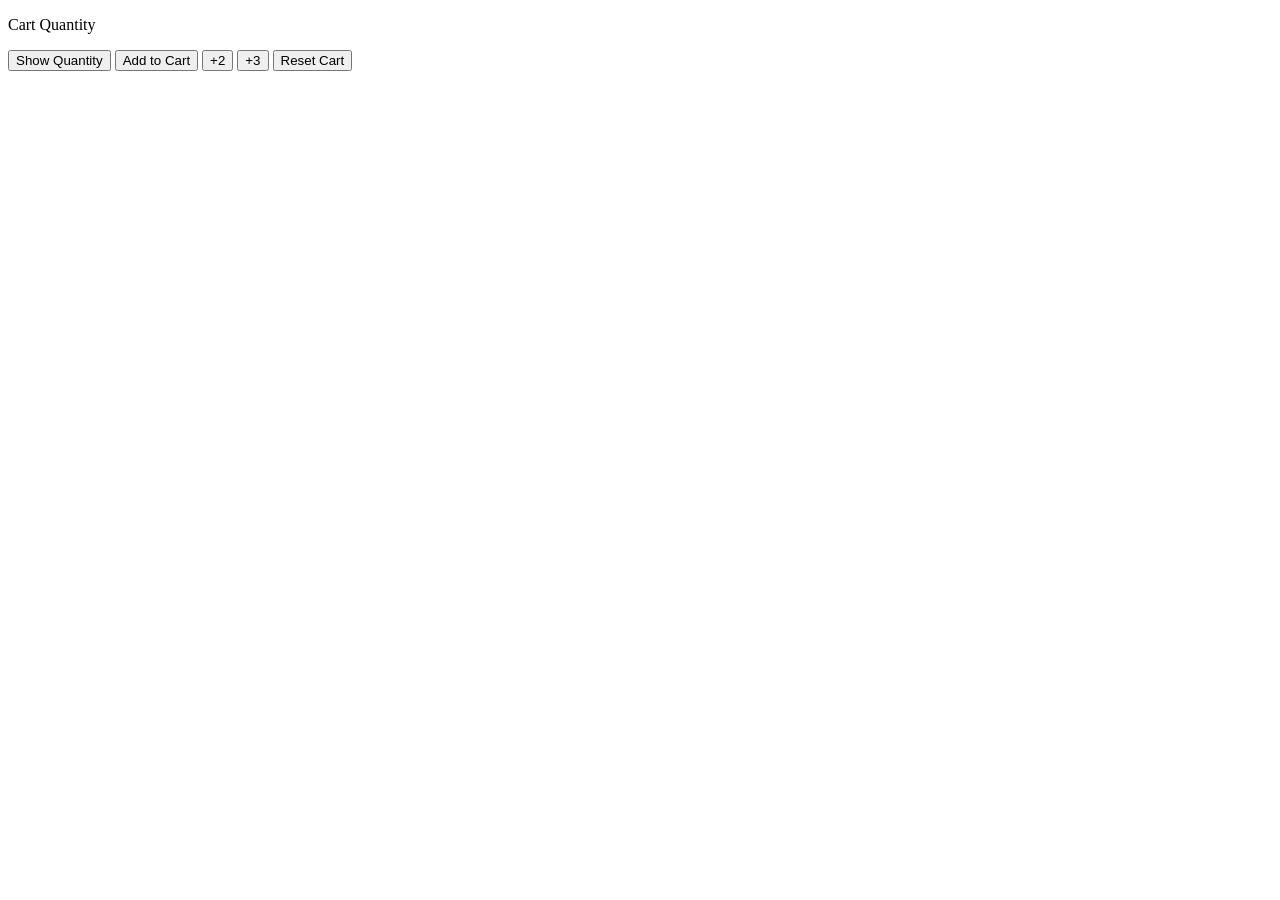
<file: Cart-Quantity/index.html>
<!DOCTYPE html>
<html lang="en">
<head>
    <meta charset="UTF-8">
    <meta name="viewport" content="width=device-width, initial-scale=1.0">
    <title>Document</title>
</head>
<body>
  <p>Cart Quantity </p>
  <button onclick="

  console.log(`Cart Quantity: ${cartQuantity}`);
  
  ">Show Quantity</button>

  <button onclick="
       cartQuantity += 1;
       console.log(`Cart Quantity: ${cartQuantity}`);

  ">Add to Cart</button>

  <button onclick="
  cartQuantity += 2;
  console.log(`Cart Quantity: ${cartQuantity}`);

  ">+2</button>

  <button onclick="
  cartQuantity += 3;
  console.log(`Cart Quantity: ${cartQuantity}`);
  ">+3</button>

  <button onclick="
   cartQuantity= 0;
   console.log('Cart is reset');
  console.log(`Cart Quantity: ${cartQuantity}`);

  ">Reset Cart</button>

    <script>
        let cartQuantity = 0;
    </script>
</body>
</html>
</file>
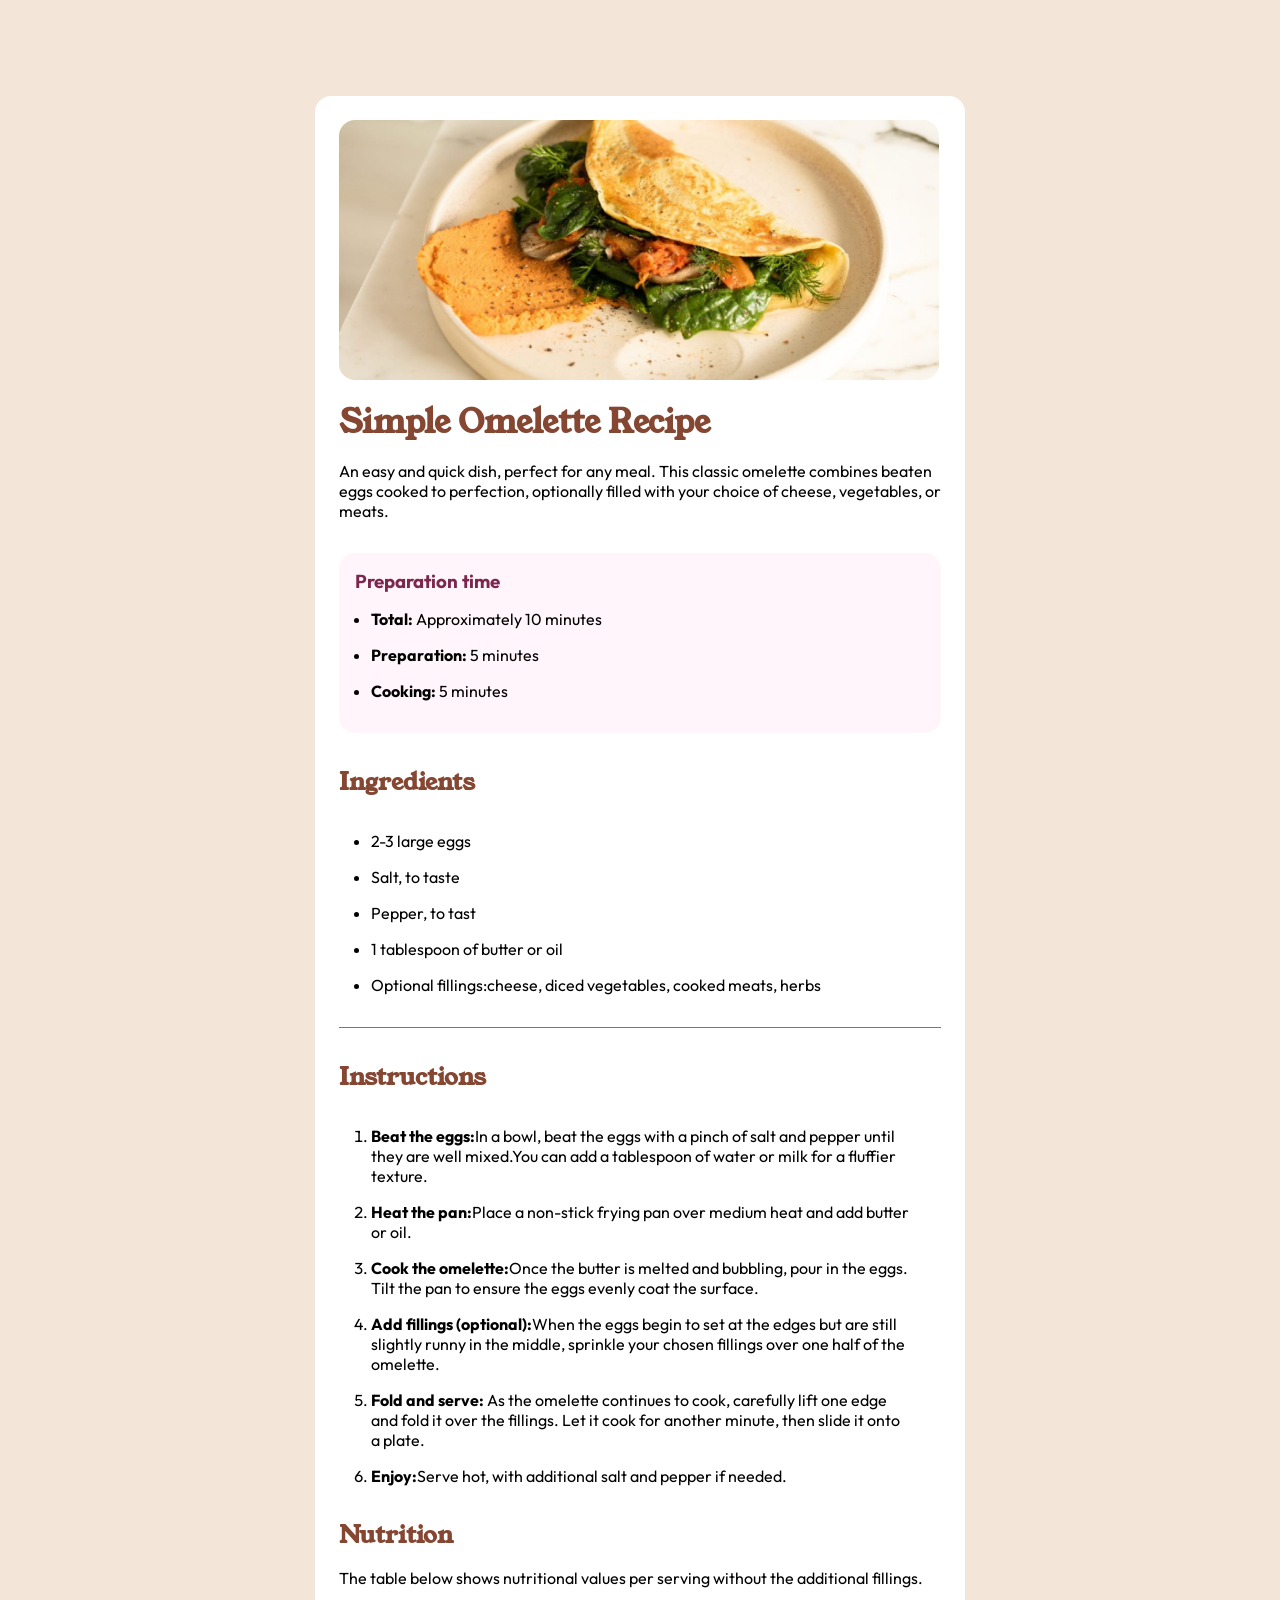
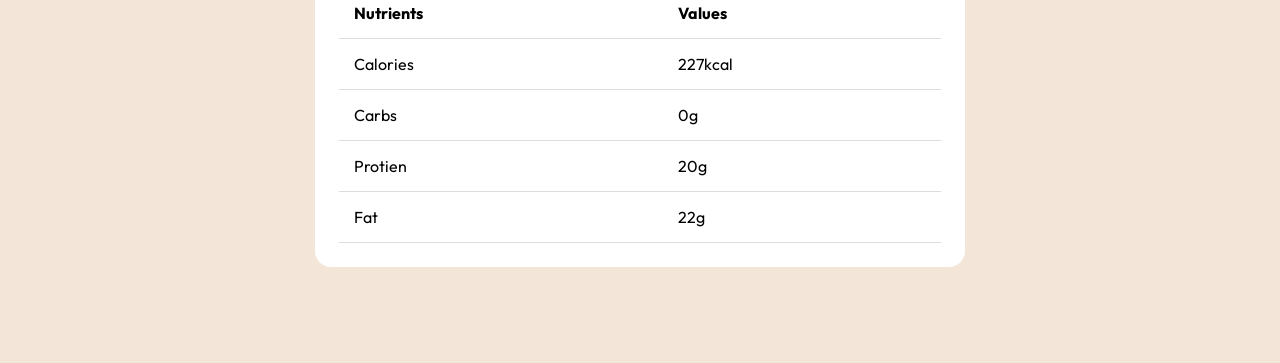
<file: food-recipe/index.html>
<!DOCTYPE html>
<html lang="en">
<head>
    <meta charset="UTF-8">
    <meta name="viewport" content="width=device-width, initial-scale=1.0">
    <title>Food Recipe</title>
    <link rel="stylesheet" href="index.css">
</head>
<body>
    <div class="container">
        <div class="recipe-content">
            <div class="image-section">
               <img src="image-omelette.jpeg" alt="omlette-image" class="recipe-image">
            </div>
            <div class="recipe-info">
                <h1 class="recipe-heading">Simple Omelette Recipe</h1>
                <div class="recipe-description">
                    An easy and quick dish, perfect for any meal. This classic omelette combines beaten eggs cooked to perfection, optionally filled with your choice of cheese, vegetables, or meats.
                </div>
            </div>
            <div class="preparation">
                <h3 class="time-heading">Preparation time</h3>
                <div class="time-list">
                    <ul class="lists">
                        <li>
                            <strong> Total:</strong> Approximately 10 minutes
                        </li>
                        <li>
                            <strong>Preparation:</strong> 5 minutes
                        </li>
                        <li>
                            <strong>Cooking:</strong> 5 minutes
                        </li>
                    </ul>
                </div>
            </div>
            <div class="ingredients">
                <h2 class="ingredients-heading">Ingredients</h2>
                <ul class="ingredients-info">
                    <li>2-3 large eggs</li>
                    <li>Salt, to taste</li>
                    <li>Pepper, to tast</li>
                    <li>1 tablespoon of butter or oil</li>
                    <li>Optional fillings:cheese, diced vegetables, cooked meats, herbs</li>
                </ul>
            </div>
            <div class="instruction">
                <h2 class="instruction-heading">Instructions</h2>
                <ol class="instruction-list">
                    <li>
                        <strong>Beat the eggs:</strong>In a bowl, beat the eggs with a pinch of salt and pepper until they are well mixed.You can add a tablespoon of water or milk for a fluffier texture.
                    </li>
                     <li>
                        <strong>Heat the pan:</strong>Place a non-stick frying pan over medium heat and add butter or oil.
                    </li>
                     <li>
                        <strong>Cook the omelette:</strong>Once the butter is melted and bubbling, pour in the eggs. Tilt the pan to ensure the eggs evenly coat the surface.
                    </li>
                     <li>
                        <strong>Add fillings (optional):</strong>When the eggs begin to set at the edges but are still slightly runny in the middle, sprinkle your chosen fillings over one half of the omelette.
                    </li>
                     <li>
                        <strong>Fold and serve: </strong>As the omelette continues to cook, carefully lift one edge and fold it over the fillings. Let it cook for another minute, then slide it onto a plate.
                    </li>
                     <li>
                        <strong>Enjoy:</strong>Serve hot, with additional salt and pepper if needed.
                    </li>
                </ol>
            </div>
            <div class="nutrition">
                <h2 class="nutrition-heading">Nutrition</h2>
                <p class="nutrition-para">The table below shows nutritional values per serving without the additional fillings.</p>
            </div>
            <table class="nutrition-table">
                <thead>
                    <tr>
                        <th>Nutrients</th>
                        <th>Values</th>
                    </tr>
                </thead>
                <tbody>
                    <tr>
                        <td>Calories</td>
                        <td>227kcal</td>
                    </tr>
                    <tr>
                        <td>Carbs</td>
                        <td>0g</td>
                    </tr>
                    <tr>
                        <td>Protien</td>
                        <td>20g</td>
                    </tr>
                    <tr>
                        <td>Fat</td>
                        <td>22g</td>
                    </tr>
                </tbody>
            
        </div>
    </div>
</body>
</html>
</file>
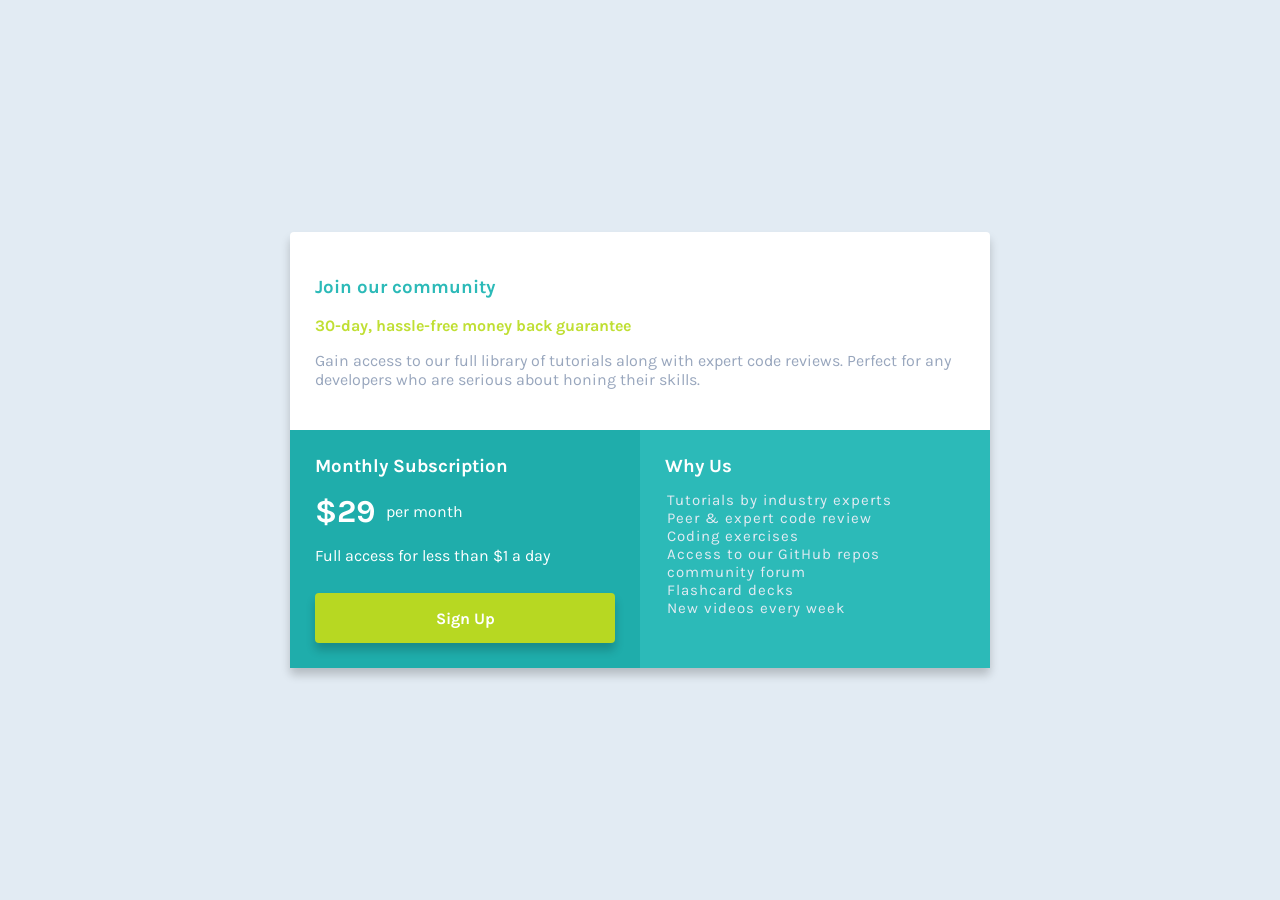
<file: grid/index.html>
<!DOCTYPE html>
<html lang="en">
<head>
    <meta charset="UTF-8">
    <meta name="viewport" content="width=device-width, initial-scale=1.0">
    <title>Grid page</title>
    
    <link rel="stylesheet" href="project1.css">
    <link rel="preconnect" href="https://fonts.googleapis.com">
<link rel="preconnect" href="https://fonts.gstatic.com" crossorigin>
<link href="https://fonts.googleapis.com/css2?family=Karla:ital,wght@0,200..800;1,200..800&display=swap" rel="stylesheet">
</head>
<body>
    <div class="main">
        <div class="container">
            <div class="boxes" id="top-box">
                <h3 class="top-box-heading">Join our community</h3>
                <h4 class="top-box-heading2">30-day, hassle-free money back guarantee</h4>
                <p class="top-box-para">Gain access to our full library of tutorials along with expert code reviews. Perfect for any developers who are serious about honing their skills.</p>

            </div>
            <div class="boxes" id="left-box">
                <h3 class="left-box-heading">Monthly Subscription</h3>
                <div class="price-Tag">
                    <h1 class="price">$29</h1>
                    <p class="price-para">per month</p>
                </div>
                <div class="left-box-para">Full access for less than $1 a day</div>
                <button class="box-button">Sign Up</button>
                
            </div>
            <div class="boxes" id="right-box">
                <h3 class="right-box-heading">Why Us</h3>

                <div class="right-box-para">
 <p>Tutorials by industry experts</p> 

<p>Peer & expert code review </p> 

<p>Coding exercises </p> 

<p>Access to our GitHub repos </p> 

<p>community forum </p> 

<p>Flashcard decks </p> 

<p>New videos every week</p>
</div>
               
            </div>
        </div>
    </div>
</body>
</html>
</file>
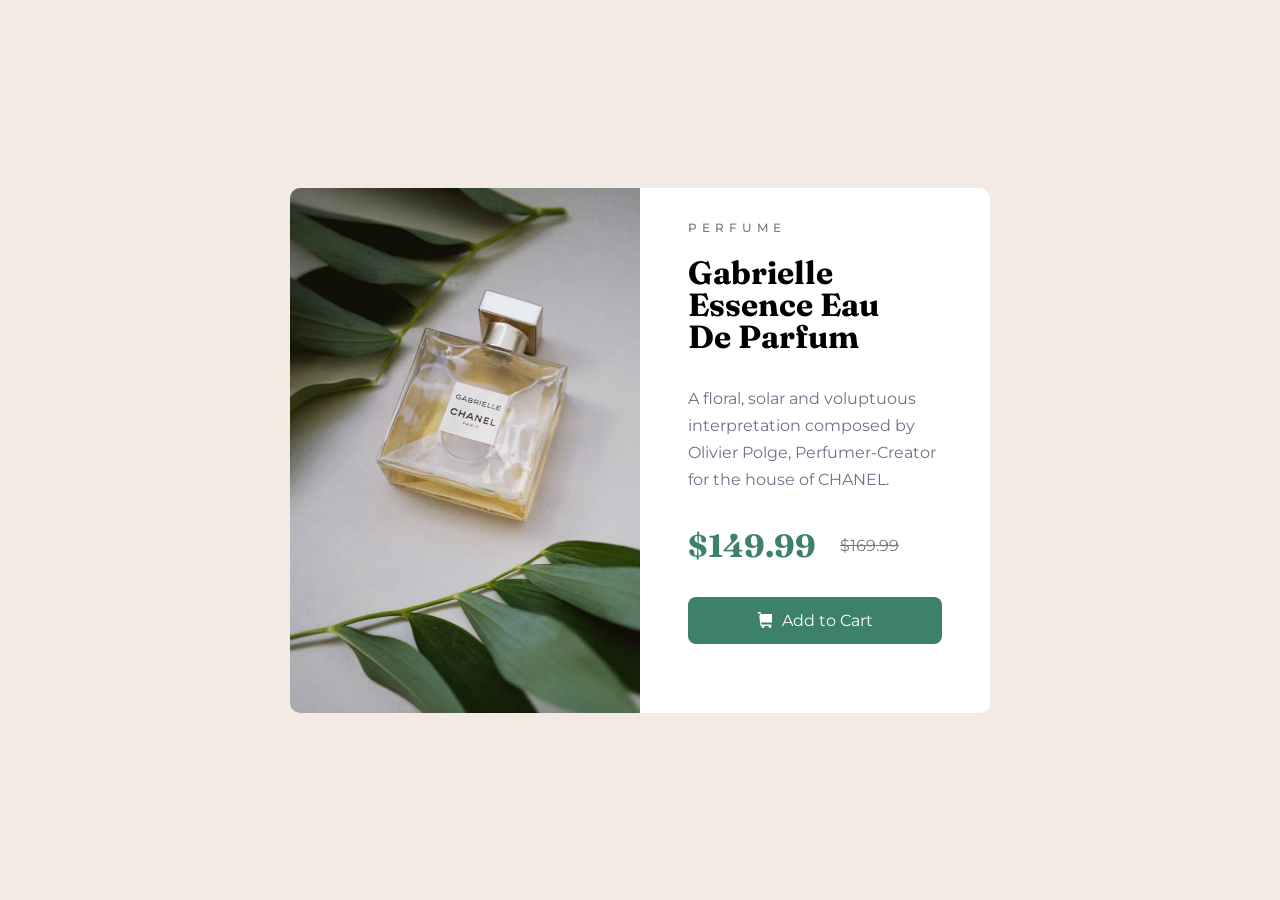
<file: Product-Card/index.html>
<!DOCTYPE html>
<html lang="en">
<head>
    <meta charset="UTF-8">
    <meta name="viewport" content="width=device-width, initial-scale=1.0">
    <title>Product preview card component</title>
    <link rel="stylesheet" href="style.css">
    <link rel="preconnect" href="https://fonts.googleapis.com">
<link rel="preconnect" href="https://fonts.gstatic.com" crossorigin>
<link href="https://fonts.googleapis.com/css2?family=Fraunces:opsz,wght@9..144,700&family=Montserrat:wght@500;700&display=swap" rel="stylesheet">
</head>
<body>
    <div class="container">
        <div class="card">
            <div class="left-content">
    <picture>
        <source
            media="(max-width:520px)"
            srcset="image-product-mobile.jpg">

        <img
            src="image-product-desktop.jpg"
            alt="product-image"
            class="product-image">
    </picture>
</div>
            <div class="right-content">
                <p class="product-name">PERFUME</p>
                <div class="product-info">
                    <h1 class="product-heading">Gabrielle</h1>
                    <h1 class="product-heading">Essence Eau</h1>
                    <h1 class="product-heading">De Parfum</h1>

                    <p class="product-description">A floral, solar and voluptuous interpretation composed by Olivier Polge, Perfumer-Creator for the house of CHANEL.</p>
                </div>
                <div class="product-price">
                    <h1 class="new-price">$149.99</h1>
                    <p class="old-price">$169.99</p>
                </div>
              <button class="cart-btn">
    <svg width="15" height="16" viewBox="0 0 15 16" xmlns="http://www.w3.org/2000/svg">
        <path d="M14.383 10.054H4.229L3.27 4.558H15L14.383 10.054ZM3.036 3.562L2.673 1.5H.75V0H3.538L3.918 2.062H16.5L15.555 10.554H4.08L4.443 12.616H14.25V14.116H3.548L2.18 3.562H3.036ZM6 16C5.172 16 4.5 15.328 4.5 14.5C4.5 13.672 5.172 13 6 13C6.828 13 7.5 13.672 7.5 14.5C7.5 15.328 6.828 16 6 16ZM13 16C12.172 16 11.5 15.328 11.5 14.5C11.5 13.672 12.172 13 13 13C13.828 13 14.5 13.672 14.5 14.5C14.5 15.328 13.828 16 13 16Z"
            fill="white" />
    </svg>

    Add to Cart
</button>
            </div>
        </div>
    </div>
</body>
</html>
</file>
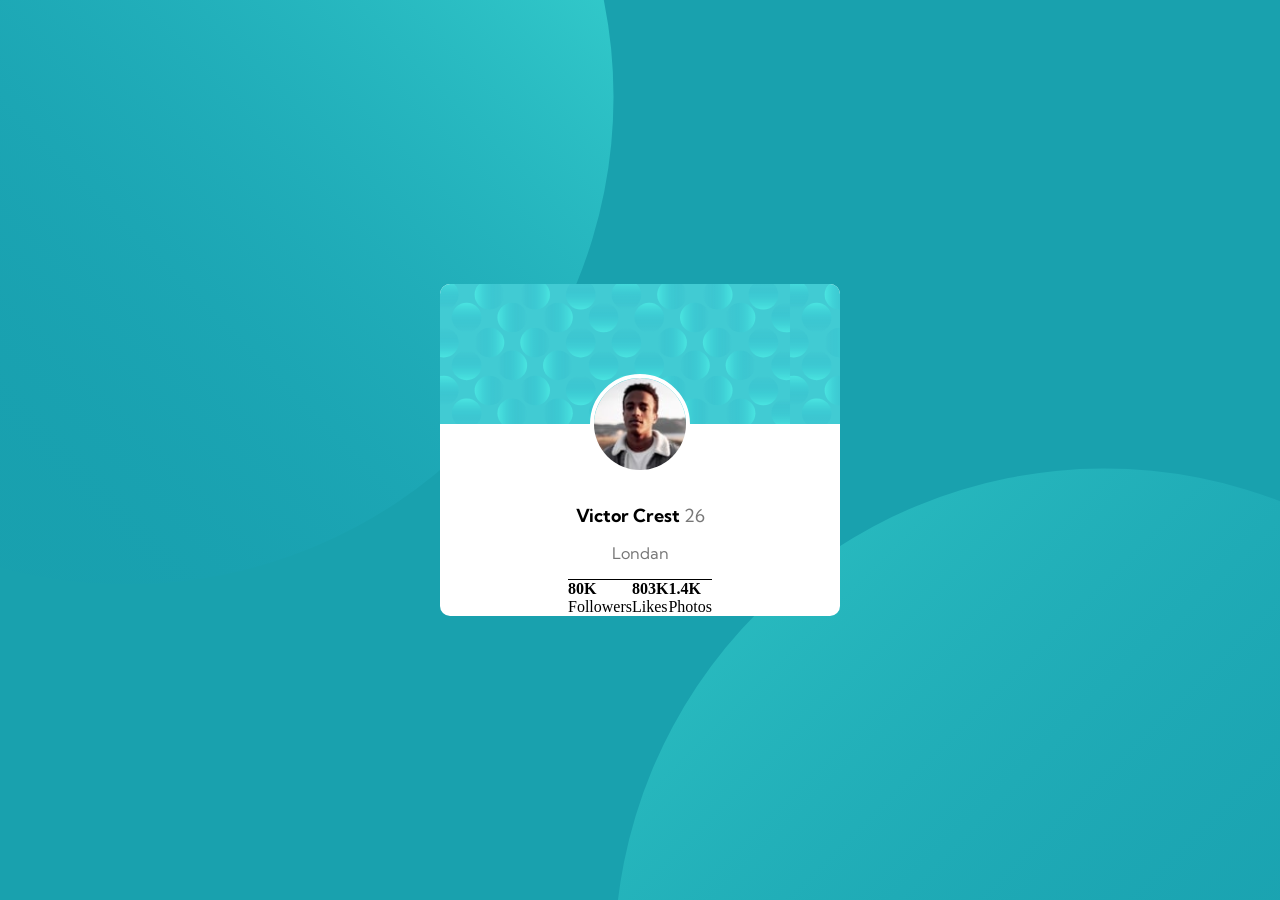
<file: Profile-Card/index.html>
<!DOCTYPE html>
<html lang="en">
<head>
    <meta charset="UTF-8">
    <meta name="viewport" content="width=device-width, initial-scale=1.0">
    <title>Profile Card</title>
    <link rel="stylesheet" href="style.css">
    <link rel="preconnect" href="https://fonts.googleapis.com">
<link rel="preconnect" href="https://fonts.gstatic.com" crossorigin>

<link href="https://fonts.googleapis.com/css2?family=Kumbh+Sans:wght@400;700&display=swap" rel="stylesheet">
</head>
<body>
    <div class="container">
        <div class="card">
            <div class="card-top">
                <img src="image-victor.jpg" alt="profile-image" class="profile-image">
            </div>
            <div class="card-content">
                <p class="card-name">Victor Crest       <span class="card-age">  26</span></p>
                <P class="card-address">Londan</P>
                <div class="card-status">
                    <div class="card-stat">
                        <strong>80K</strong>
                        <SPAN>Followers</SPAN>
                    </div>

                     <div class="card-stat">
                        <strong>803K</strong>
                        <SPAN>Likes</SPAN>
                    </div>

                     <div class="card-stat">
                        <strong>1.4K</strong>
                        <SPAN>Photos</SPAN>
                    </div>
                </div>
            </div>
        </div>
    </div>
</body>
</html>
</file>
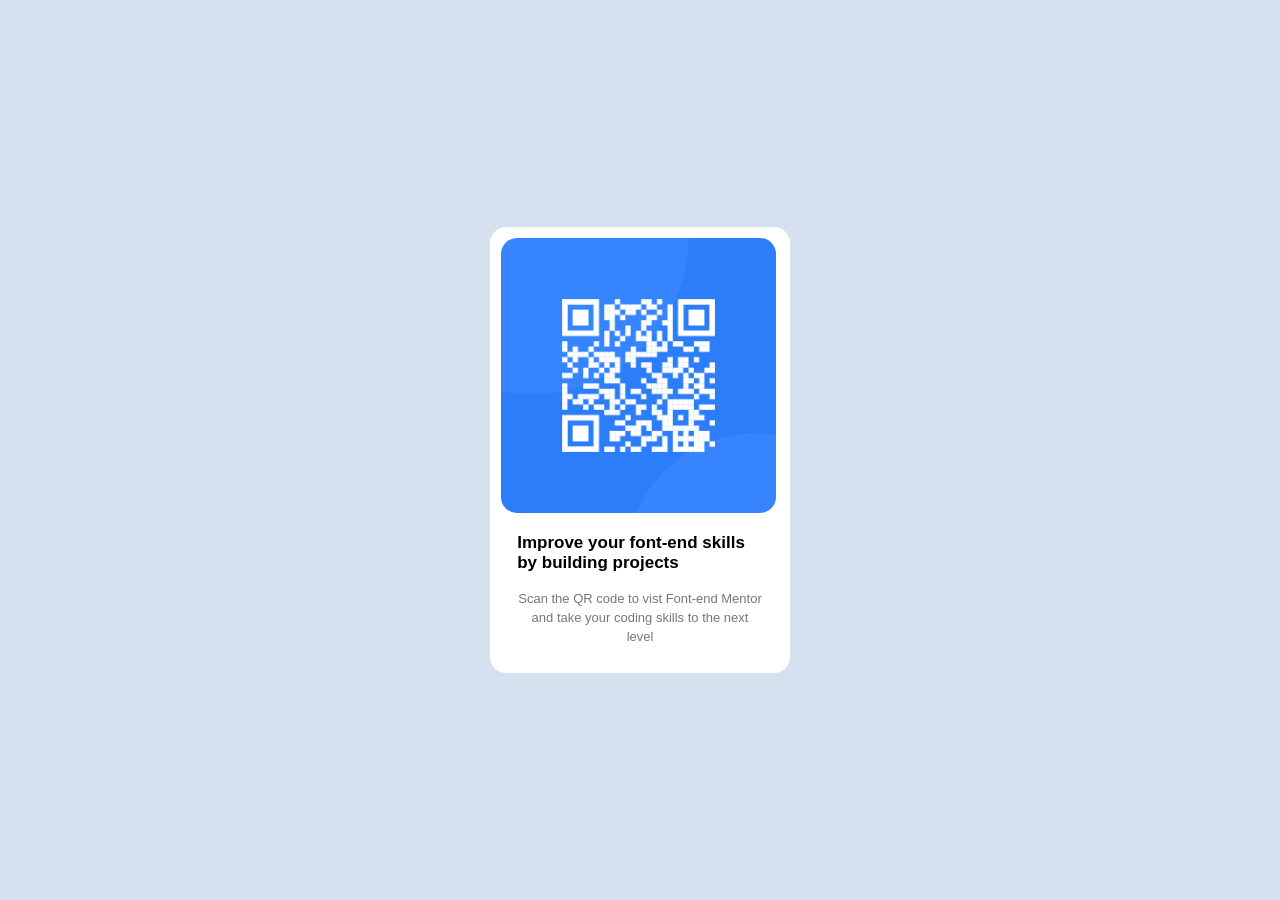
<file: QR-code-component/index.html>
<!DOCTYPE html>
<html lang="en">
<head>
    <meta charset="UTF-8">
    <meta name="viewport" content="width=device-width, initial-scale=1.0">
    <title>QR CODE</title>
    <link rel="stylesheet" href="style.css">
    <link rel="shortcut icon" href="favicon-32x32.png" type="image/x-icon">
</head>
<body>
    <div class="container">
        <div class="card">
            <div class="qr-section">
                <img src="image-qr-code.png" alt="QR-image" class="qr-image">
            </div>

            <div class="text-content">
                <h2 class="card-heading">Improve your font-end
skills by building projects</h2>
            <p class="card-description">Scan the QR code to vist Font-end
Mentor and take your coding skills to
the next level

            </p>
            </div>
        </div>
    </div>
</body>
</html>
</file>
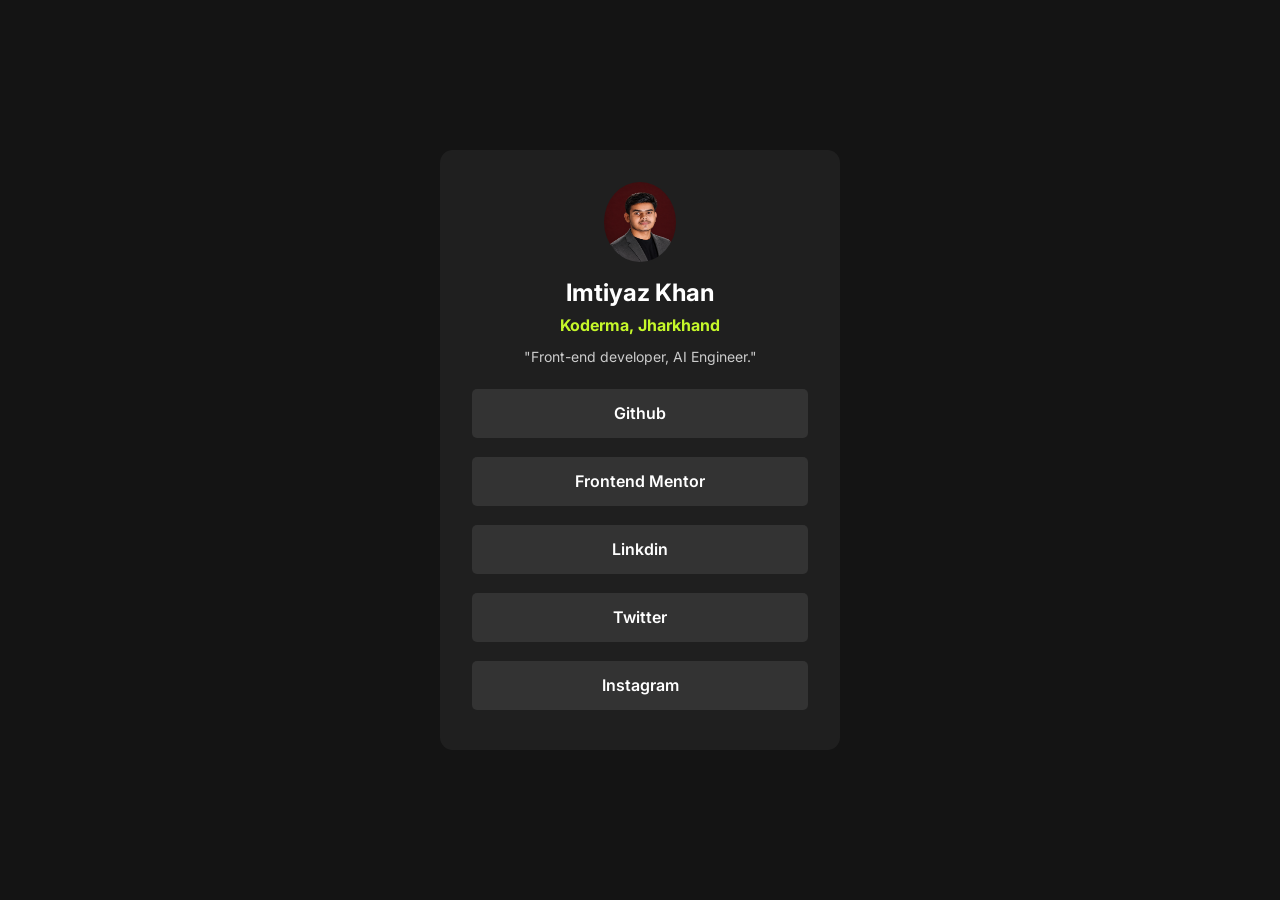
<file: Social-links-profile/index.html>
<!DOCTYPE html>
<html lang="en">
<head>
    <meta charset="UTF-8">
    <meta name="viewport" content="width=device-width, initial-scale=1.0">
    <title>Social Link</title>
    <link rel="stylesheet" href="style.css">
    <link rel="preconnect" href="https://fonts.googleapis.com">
<link rel="preconnect" href="https://fonts.gstatic.com" crossorigin>
<link href="https://fonts.googleapis.com/css2?family=Barlow+Semi+Condensed:ital,wght@0,100;0,200;0,300;0,400;0,500;0,600;0,700;0,800;0,900;1,100;1,200;1,300;1,400;1,500;1,600;1,700;1,800;1,900&family=Figtree:ital,wght@0,300..900;1,300..900&family=Inter:ital,opsz,wght@0,14..32,100..900;1,14..32,100..900&family=Karla:ital,wght@0,200..800;1,200..800&display=swap" rel="stylesheet">
</head>
<body>
    <div class="container">
        <div class="card">
            <div class="image-section">
                <img src="ChatGPT Image Jun 7, 2026, 01_05_25 AM.png" alt="profile-image" class="profile-image">
            </div>
            <div class="profile-info">
                <h2 class="name">Imtiyaz Khan</h2>
                <h4 class="address">Koderma, Jharkhand</h4>
            </div>
            <div class="profile-para">"Front-end developer, AI Engineer."</div>
            <div class="socials">
                <a href="github" class="buttons">Github</a>
                <a href="frontend" class="buttons">Frontend Mentor</a>
                <a href="https://www.linkedin.com/in/imityaz-khan-/" class="buttons">Linkdin</a>
                <a href="twitter" class="buttons">Twitter</a>
                <a href="instagram" class="buttons">Instagram</a>
            </div>
        </div>
    </div>
</body>
</html>
</file>
<file: food-recipe/index.css>
@import url('https://fonts.googleapis.com/css2?family=Outfit:wght@400;600;700&family=Young+Serif&display=swap');
:root{

--white: hsl(0, 0%, 100%);

--stone-100: hsl(30, 54%, 90%);
--stone-150: hsl(30, 18%, 87%);
--stone-600: hsl(30, 10%, 34%);
--stone-900: hsl(24, 5%, 18%);

--brown-800: hsl(14, 45%, 36%);

--rose-800: hsl(332, 51%, 32%);
--rose-50: hsl(330, 100%, 98%);

}

*{
    padding: 0;
    margin: 0;
    box-sizing: border-box;
}
.container{
    background-color: var(--stone-100);
    width: 100%;
    height: 100%;
    padding: 6rem;
     display: flex;
    justify-content: center;
    
}
.recipe-content{
    padding: 1.5rem;
   border-radius: 1rem;
   overflow: hidden;
    background-color: var(--white);
    width: 650px;
    height: 100%;
    
}
.recipe-image{
    height: 260px;
    width: 600px;
    border-radius:  1rem;
    
}
.recipe-info{
    margin-top: 1rem;
    display: flex;
    flex-direction: column;
    gap: 1rem;
   
}
.recipe-heading{
    font-family: "Young Serif", serif;
    color:var(--brown-800) ;
}
.recipe-description{
    font-family: "outfit" , sans-serif;
}
.preparation{
    margin-top: 2rem;
    background-color: var(--rose-50);
    padding: 1rem;
    border-radius: 1rem;
}
.time-heading{
    color: var(--rose-800);
     font-family: "outfit" , sans-serif;
}
.time-list{
     
    padding: 1rem;
}
.lists{
 display: flex;
    flex-direction: column;
    gap: 1rem;
     font-family: "outfit" , sans-serif;
}
.ingredients{
      margin-top: 2rem;
   
    
}
.ingredients-heading{
      font-family: "Young Serif", serif;
      color: var(--brown-800);
}
.ingredients-info{
    padding: 2rem;
     display: flex;
    flex-direction: column;
    gap: 1rem;
     font-family: "outfit" , sans-serif;
     border-bottom: 1px solid #777;
}
.instruction{
    margin-top: 2rem;
}
.instruction-heading{
          font-family: "Young Serif", serif;
      color: var(--brown-800);
}
.instruction-list{
     padding: 2rem;
     display: flex;
    flex-direction: column;
    gap: 1rem;
     font-family: "outfit" , sans-serif;
}
.nutrition-heading{
         font-family: "Young Serif", serif;
      color: var(--brown-800);
}
.nutrition-para{
    font-family: "outfit" , sans-serif;
     margin-top: 1rem;
}
.nutrition-table{
      font-family: "outfit" , sans-serif;
        border-collapse: collapse;
        padding: 2rem;
        width: 100%;
     

}
.nutrition-table th,
.nutrition-table td {
     padding: 15px;
     border-bottom: 1px solid #ddd;
     text-align: left;
}
</file>
<file: grid/project1.css>
*{
    margin: 0;
    padding: 0;
    box-sizing: border-box;
}
.main{
  height: 100vh;
    width: 100vw;
    background-color:#E2EBF3;
    display: flex;
    justify-content: center;
    align-items: center;
    
}
.container{
    background-color:#FFFFFF ;
    /* border: 2px solid black; */
    height: 436.225px;
    width: 700px;
    box-shadow: 0 7px 10px rgba(0, 0, 0, 0.2);
    border-radius: 4px;
    display: grid;
    grid-template-areas:
    "top-box top-box"
    "left-box right-box"
    ;
    

}
#top-box{
    padding: 25px;
    grid-area: top-box;
    /* width: 700px; */
}
.top-box-heading{
    color: #2CBAB8;
    font-family:karla;
    font-size: 18.72px;
     margin-block: 18.72px;
    font-weight: bold;

}
.top-box-heading2{
      color:#C0DF34;
    font-family:karla;
    font-size: 16px;
     margin-block: 16px;
    font-weight: bold;
}
.top-box-para{
      color:#98A6BD;
    font-family:karla;
    font-size: 16px;
     margin-block: 16px;
    
}
#left-box{
    background-color: #1FADAB;
    padding: 25px;
      grid-area: left-box;
      width: 350px;
}
.left-box-heading{
    color:white;
    font-family:karla;
    font-size: 18.72px;
     /* margin-block: 18.72px; */
    font-weight: bold;
}
.price-Tag{
    display: flex;
    justify-content:flex-start;
    align-items:center;
}
.price{
    font-family:karla;
    font-size: 32px;
    color: white;
    margin-top: 16px;
    
}
.price-para{
    color: white;
    margin-top: 16px;
    margin-left: 10px;
    font-family:karla;
    font-size: 16px;
}
.left-box-para{
    color: white;
    font-family:karla;
    font-size: 16px;
    margin-block: 16px;
}
.box-button{
    height: 50px;
    width: 300px;
    padding: 1px 6px;
    color: white;
    font-family:karla;
    font-size: 16px;
    background-color: #B7D822;
    border: none;
    border-radius: 4px;
    font-weight: bold;
     box-shadow: 0 7px 10px rgba(0, 0, 0, 0.2);
     margin-top: 12px;

}
#right-box{
    background-color:#2CBAB8;
    padding: 25px;
      grid-area: right-box;
      width: 350px;
}
.right-box-heading{
    color: white;
      font-family:karla;
    font-size: 18.72px;
     font-weight: bold;
     

}
.right-box-para{
    color: #E2EBF3;
    font-family:karla;
    font-size: 15px;
    padding: 1.6px;
    margin-top:12px;
    display: flex;
    flex-direction: column;
    align-items:start;
     transition: 0.3s;
     letter-spacing: 1px;
    

}
:hover.right-box-para{
    /* color:white;
    cursor: pointer; */
     letter-spacing: 2px;
    cursor: pointer;
    
}
</file>
<file: Product-Card/style.css>
:root {
  /* Background */
  --cream: #F3EAE3;

  /* Card */
  --white: #FFFFFF;

  /* Heading */
  --black: #1C232B;

  /* Body Text */
  --grey: #6C7289;

  /* Light Text (PERFUME, old price) */
  --light-grey: #A7A7A7;

  /* Primary Green */
  --green-500: #3D8168;

  /* Button Hover */
  --green-700: #1A4032;

  /* Image Colors */
  --leaf-dark: #2F3724;
  --leaf-medium: #4D5B3D;
  --leaf-light: #73806E;

  /* Perfume Bottle */
  --gold: #C9A55A;
  --gold-light: #E2C57B;

  /* Shadows / Borders */
  --border: #E6E6E6;
}
*{
    padding: 0;
    margin: 0;
    box-sizing: border-box;
}
.container{
    background-color: var(--cream);
    min-height: 100vh;
    width: 100%;
    padding: 20px;
    display: flex;
    justify-content: center;
    align-items: center;
}
.card{
    background-color: var(--white);
    display: flex;
    flex-direction: row;
    max-width: 700px;
    border-radius: 10px;
     overflow: hidden;
}

.left-content{
    width: 50%;
    overflow: hidden;
    
}
.product-image{
    width: 100%;
    height: 100%;
    display: block;
    object-fit: cover;
}
.right-content{
    width: 50%;
    display: flex;
    flex-direction: column;
    padding: 0 3rem;
    margin-block: 2rem;
    
}
.product-name{
    font-family: "Montserrat", sans-serif;
    letter-spacing: 5px;
    font-size: 12px;
    font-weight: 500;
    text-transform: uppercase;
    color: #777;
}
.product-info{
    display: flex;
    flex-direction: column;
    margin-top: 1.4rem;
}
.product-heading{
    font-family: "Fraunces", serif;
    font-weight: 700;
    font-size: 32px;
    line-height: 1;
    
}
.product-description{
    margin-top: 2rem;
     font-family: "Montserrat", sans-serif;
     color: hsl(228, 12%, 48%);
     line-height: 1.7;
}
.product-price{
    margin-top: 2rem;
    display: flex;
    flex-direction: row;
    gap: 1.5rem;
    align-items: center;
}
.new-price{
    color: var(--green-500);
    font-weight: 700;
    font-family: "Fraunces", serif;
    
     

}
.old-price{
    text-decoration: line-through;
    color:#777 ;
     font-family: "Montserrat", sans-serif;
     
     
}
.cart-btn{
    margin-top: 2rem;
    background-color: var(--green-500);
    color: var(--white);
    font-family:  "Montserrat", sans-serif;
    font-size: 16px;
    font-weight: 400;
    padding: 0.879rem 1rem;
    border: none;
    border-radius: 8px;
    display: flex;
    align-items: center;
    justify-content: center;
    gap: 10px;
    cursor: pointer;
    transition:  all 0.3s ease ;
}
.cart-btn:hover{
    background-color: var(--green-700);
}
@media screen  and (max-width:520px){
    .card{
        flex-direction: column;
       ;
    }
    .container{
        padding: 0;
    }
}
</file>
<file: Profile-Card/style.css>
:root {
  --dark-cyan: #19a1ae;
  --very-dark-desaturated-blue: #2d3248;
  --dark-grayish-blue: #6a6f81;
  --dark-gray: #969696;
  --white: #ffffff;
  --light-gray: #e8e8e8;
}
*{
    margin: 0;
    padding: 0;
    box-sizing: border-box;
}

.container{
    height: 100vh;
    width: 100vw;
    background-color: var(--dark-cyan);
    background-image:url(bg-pattern-top.svg)
    , url(bg-pattern-bottom.svg);
    background-repeat: no-repeat , no-repeat;
    background-position: 
     
     right 52vw bottom 35vh,
        left 48vw top 52vh
     ;
     display: flex;
     align-items: center;
     justify-content: center;
    
}
.card{
    background-color: var(--white);
    width: 400px;
    /* padding: 2rem; */
    border-radius: 10px;
    display: flex;
    align-items: center;
    flex-direction: column;
}

.card-top{
    background-image: url(bg-pattern-card.svg);
      height: 140px;
      width: 100%;
      border-top-left-radius: 10px;
            border-top-Right-radius: 10px;
    position: relative ;
}

.profile-image{
    
     width: 100px;
    height: 100px;
    border-radius: 50%;
    border: 4px solid white;
    object-fit: cover;
    position: absolute;
    left: 50%;
    bottom: -50px;
    transform: translateX(-50%);
    background: var(--white);
}
.card-content{
    width: 100%;
    margin-top: 5rem;
    display: flex;
    align-items: center;
  flex-direction: column;
}

.card-name{
    font-family: "Kumbh Sans", sans-serif;
    font-size: 18px;
    font-weight: 700;
}

.card-age{
    font-family: "Kumbh Sans", sans-serif;
    font-weight: 400;
    color: #777;
}

.card-address{
    margin-top: 1rem;
    font-family: "Kumbh Sans", sans-serif;
    color: #777;
    font-weight: 400;
}

.card-status{
    margin-top: 1rem;
    border-top: solid black 1px;
    display: flex;
   
    
}

.card-stat{
    display: flex;
    flex-direction: column;
    column-gap: 2rem;
}
</file>
<file: QR-code-component/style.css>
*{
    margin: 0;
    padding: 0;
    box-sizing: border-box;
}
.container{
    background-color: #D6E1F0;
    height: 100vh;
    width: 100vw;
    display: flex;
    justify-content: center;
    align-items: center;
    padding: 2rem;
}
.card{
    background-color: white;
    padding: 0.7rem;
    width: 300px;
    border-radius: 1rem;
    display: flex;
    flex-direction: column;
   
     overflow: hidden;
}
.qr-image{
    width: 275px;
    border-radius: 1rem;
   
    
}
.text-content{
  display: flex;
  align-items: center;
  justify-content: center;
  flex-direction: column;
   padding: 1rem;
    
}
.card-heading{
     font-family: "Outfit", sans-serif;
     font-size: 17px;
     font-weight: 700;
     
}
.card-description{
    margin-top: 1rem;
    font-family: "outfit",sans-serif;
    font-size: 13px;
    line-height: 1.2rem;
    color: #777;
    text-align: center;
}
</file>
<file: Social-links-profile/style.css>
*{
    margin: 0;
    padding: 0;
    box-sizing: border-box;
}
.container{
    
    background-color:#141414 ;
    height: 100vh;
    width: 100vw;
    display: flex;
    justify-content: center;
    align-items: center;

}
.card{
background-color: #1F1F1F;
padding: 2rem;
display: flex;
flex-direction: column;
    max-width: 400px;
    width: 100%;
    border-radius: 0.8rem;
}
.image-section{
    display: flex;
    justify-content: center;
    align-items: center;
}
.profile-image{
    height: 5rem;
    width: 4.5rem;
    border-radius: 60%;
}
.profile-info{
    margin-top: 1rem;
    display: flex;
    justify-content: center;
    flex-direction: column;
    align-items: center;
}
.name{
    color:white;
    font-family: "Inter", sans-serif;
}
.address{
    color: #C5F82A;
      margin-top: 0.5rem;
      font-family:"inter", sans-serif;
}
.profile-para{
    margin-top:0.8rem;
    color: #cccccc;
    text-align: center;
     font-family: "Inter", sans-serif;
     font-size: 14px;
}
.socials{
     margin-top: 1rem;
    display: flex;
    justify-content: center;
    align-items: center;
    flex-direction: column;
    gap: 0.2rem;
   
}
.buttons{
    display: flex;
    justify-content: center;
    align-items: center;
    width: 100%;
    background-color: rgb(51, 51, 51);
    text-decoration: none;
    color: white;
     padding:0.9rem 1rem;
     margin: 0.5rem;
     border-radius: 5px;
      font-family: "Inter", sans-serif;
      font-weight:600;
      transition: all ease 0.1s;
}
.buttons:hover{
    background-color:#C5F82A ;
    color: black;
}
</file>
